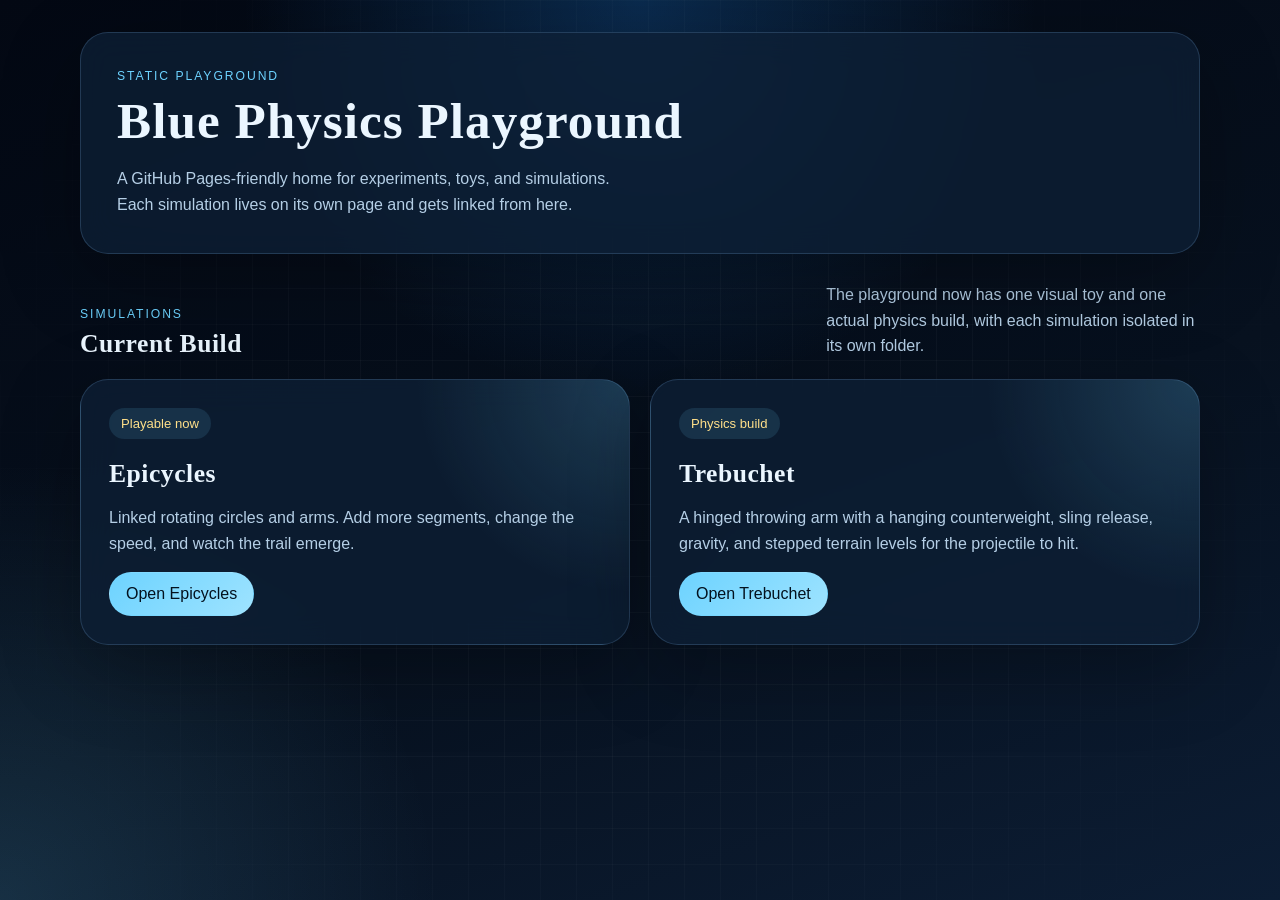
<file: index.html>
<!DOCTYPE html>
<html lang="en">
  <head>
    <meta charset="UTF-8" />
    <meta name="viewport" content="width=device-width, initial-scale=1.0" />
    <title>Blue Physics Playground</title>
    <meta
      name="description"
      content="A static physics playground for collecting small browser-based simulations."
    />
    <link rel="stylesheet" href="assets/css/site.css" />
  </head>
  <body>
    <div class="page-shell">
      <header class="hero">
        <p class="eyebrow">Static playground</p>
        <h1>Blue Physics Playground</h1>
        <p class="hero-copy">
          A GitHub Pages-friendly home for experiments, toys, and simulations.
          Each simulation lives on its own page and gets linked from here.
        </p>
      </header>

      <main>
        <section class="section-header">
          <div>
            <p class="eyebrow">Simulations</p>
            <h2>Current Build</h2>
          </div>
          <p class="section-copy">
            The playground now has one visual toy and one actual physics build,
            with each simulation isolated in its own folder.
          </p>
        </section>

        <section class="simulation-grid">
          <article class="simulation-card simulation-card-featured">
            <div class="card-badge">Playable now</div>
            <h3>Epicycles</h3>
            <p>
              Linked rotating circles and arms. Add more segments, change the
              speed, and watch the trail emerge.
            </p>
            <a class="button button-primary" href="simulations/epicycles/">
              Open Epicycles
            </a>
          </article>

          <article class="simulation-card simulation-card-featured">
            <div class="card-badge">Physics build</div>
            <h3>Trebuchet</h3>
            <p>
              A hinged throwing arm with a hanging counterweight, sling release,
              gravity, and stepped terrain levels for the projectile to hit.
            </p>
            <a class="button button-primary" href="simulations/trebuchet/">
              Open Trebuchet
            </a>
          </article>
        </section>
      </main>
    </div>

    <script src="assets/js/site.js"></script>
  </body>
</html>
</file>
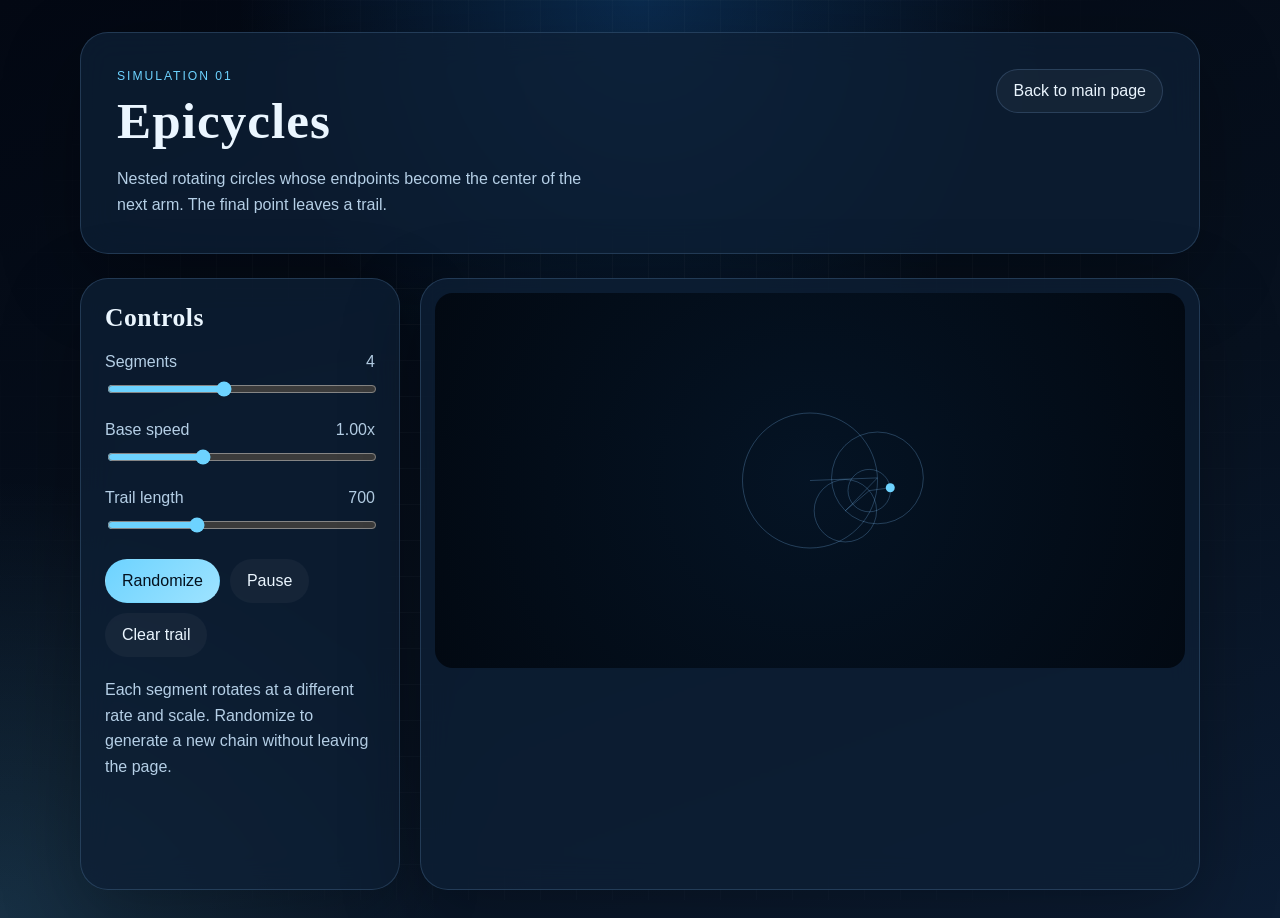
<file: simulations/epicycles/index.html>
<!DOCTYPE html>
<html lang="en">
  <head>
    <meta charset="UTF-8" />
    <meta name="viewport" content="width=device-width, initial-scale=1.0" />
    <title>Epicycles | Blue Physics Playground</title>
    <meta
      name="description"
      content="Explore a chain of rotating circles and nested arms."
    />
    <link rel="stylesheet" href="../../assets/css/site.css" />
  </head>
  <body>
    <div class="page-shell simulation-page">
      <header class="simulation-header">
        <div>
          <p class="eyebrow">Simulation 01</p>
          <h1>Epicycles</h1>
          <p class="hero-copy">
            Nested rotating circles whose endpoints become the center of the
            next arm. The final point leaves a trail.
          </p>
        </div>
        <a class="button button-ghost" href="../../index.html">Back to main page</a>
      </header>

      <main class="simulation-layout">
        <section class="control-panel">
          <h2>Controls</h2>

          <label class="control-row" for="segments">
            <span>Segments</span>
            <output id="segments-value" for="segments">4</output>
          </label>
          <input id="segments" type="range" min="1" max="8" step="1" value="4" />

          <label class="control-row" for="speed">
            <span>Base speed</span>
            <output id="speed-value" for="speed">1.00x</output>
          </label>
          <input id="speed" type="range" min="0.2" max="2.5" step="0.1" value="1" />

          <label class="control-row" for="trail">
            <span>Trail length</span>
            <output id="trail-value" for="trail">700</output>
          </label>
          <input id="trail" type="range" min="80" max="2000" step="20" value="700" />

          <div class="button-row">
            <button class="button button-primary" id="randomize" type="button">
              Randomize
            </button>
            <button class="button button-ghost" id="pause" type="button">
              Pause
            </button>
            <button class="button button-ghost" id="clear-trail" type="button">
              Clear trail
            </button>
          </div>

          <p class="panel-note">
            Each segment rotates at a different rate and scale. Randomize to
            generate a new chain without leaving the page.
          </p>
        </section>

        <section class="canvas-panel">
          <canvas
            id="epicycle-canvas"
            aria-label="Epicycle simulation canvas"
          ></canvas>
        </section>
      </main>
    </div>

    <script src="../../assets/js/site.js"></script>
    <script type="module" src="./app.js"></script>
  </body>
</html>
</file>
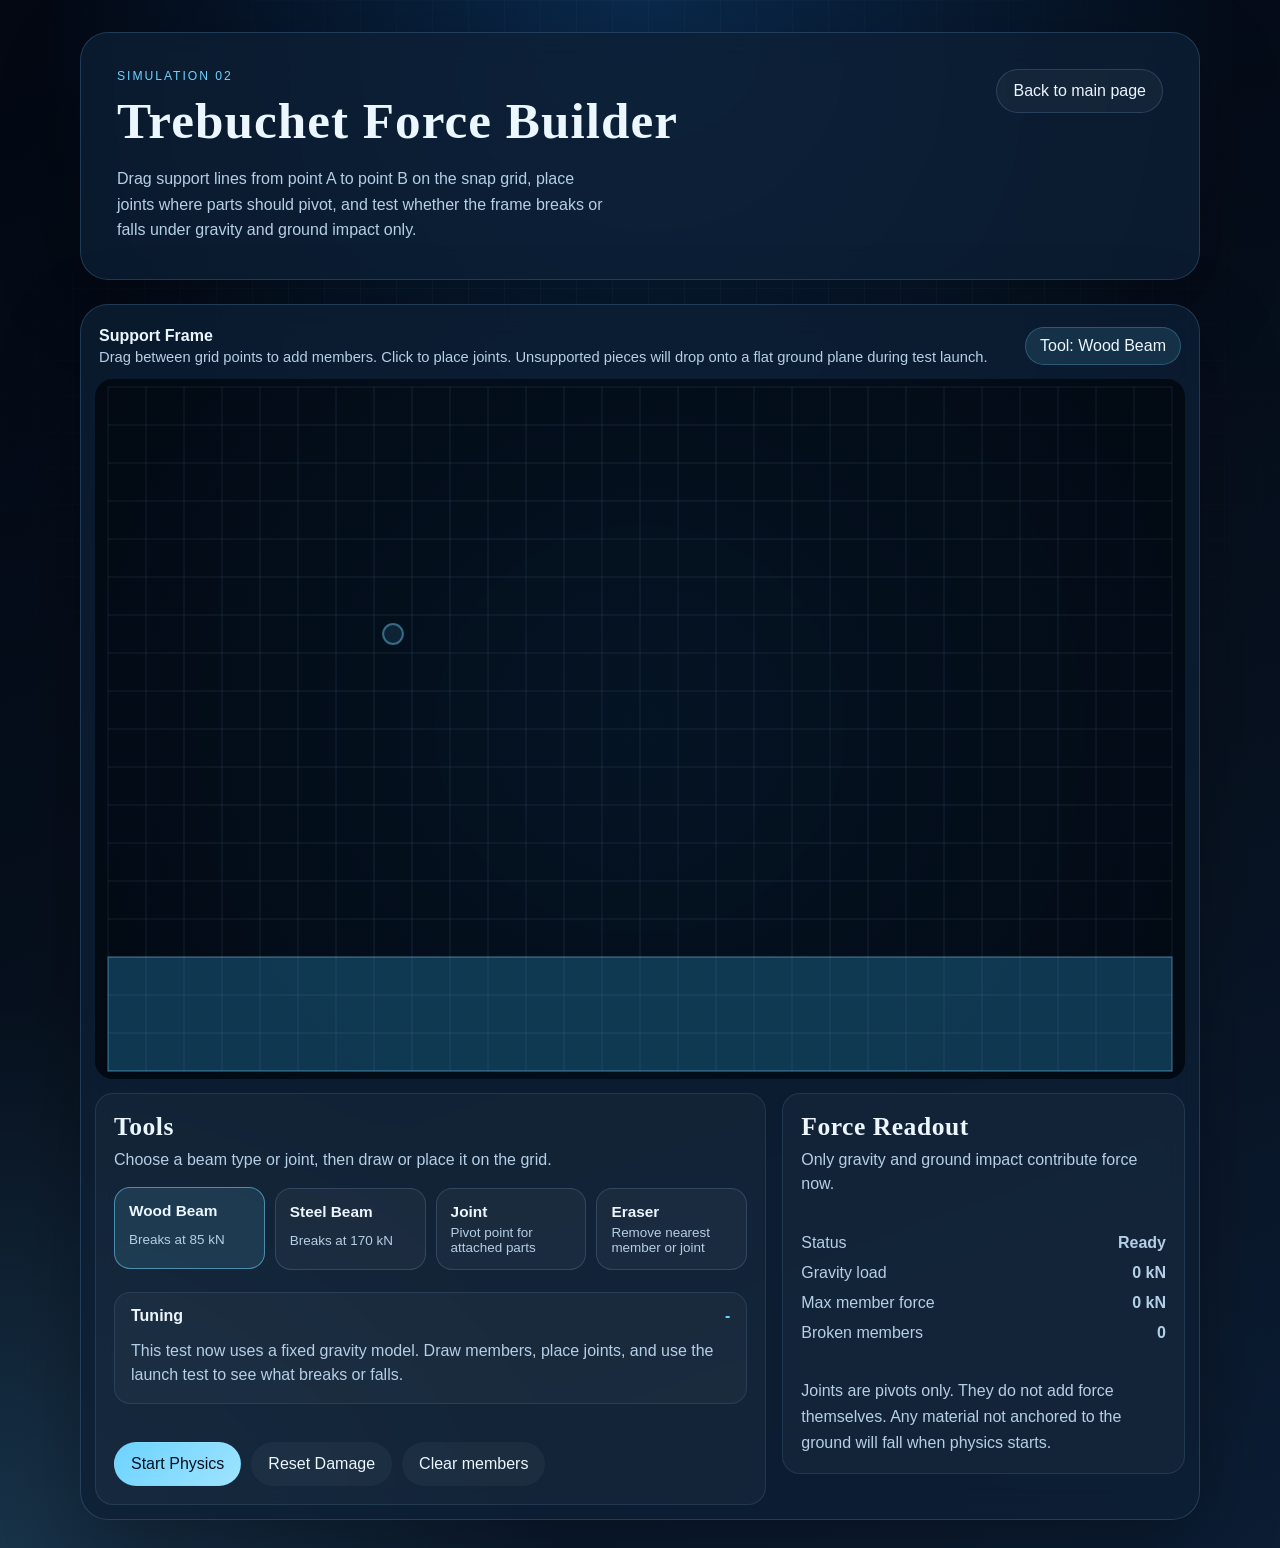
<file: simulations/trebuchet/index.html>
<!DOCTYPE html>
<html lang="en">
  <head>
    <meta charset="UTF-8" />
    <meta name="viewport" content="width=device-width, initial-scale=1.0" />
    <title>Trebuchet | Blue Physics Playground</title>
    <meta
      name="description"
      content="Draw wood and steel support members, place joints, and test whether the trebuchet frame breaks or falls under load."
    />
    <link rel="stylesheet" href="../../assets/css/site.css" />
  </head>
  <body>
    <div class="page-shell simulation-page">
      <header class="simulation-header">
        <div>
          <p class="eyebrow">Simulation 02</p>
          <h1>Trebuchet Force Builder</h1>
          <p class="hero-copy">
            Drag support lines from point A to point B on the snap grid, place
            joints where parts should pivot, and test whether the frame breaks or
            falls under gravity and ground impact only.
          </p>
        </div>
        <a class="button button-ghost" href="../../index.html">Back to main page</a>
      </header>

      <main class="trebuchet-builder">
        <section class="canvas-panel trebuchet-stage">
          <div class="stage-caption">
            <div>
              <strong>Support Frame</strong>
              <span>Drag between grid points to add members. Click to place joints. Unsupported pieces will drop onto a flat ground plane during test launch.</span>
            </div>
            <div class="stage-badge" id="selected-tool-label">Tool: Wood Beam</div>
          </div>

          <canvas
            id="trebuchet-canvas"
            aria-label="Trebuchet support builder and force simulation canvas"
          ></canvas>

          <div class="builder-controls">
            <div class="panel-block">
              <div class="panel-header">
                <h2>Tools</h2>
                <p class="panel-copy">Choose a beam type or joint, then draw or place it on the grid.</p>
              </div>

              <div class="tool-grid" id="tool-grid">
                <button class="tool-button is-active" data-tool="wood" type="button">
                  <strong>Wood Beam</strong>
                  <span>Breaks at 85 kN</span>
                </button>
                <button class="tool-button" data-tool="steel" type="button">
                  <strong>Steel Beam</strong>
                  <span>Breaks at 170 kN</span>
                </button>
                <button class="tool-button" data-tool="joint" type="button">
                  <strong>Joint</strong>
                  <span>Pivot point for attached parts</span>
                </button>
                <button class="tool-button" data-tool="erase" type="button">
                  <strong>Eraser</strong>
                  <span>Remove nearest member or joint</span>
                </button>
              </div>

              <details class="tuning-panel" open>
                <summary>Tuning</summary>
                <div class="tuning-content">
                  <p class="panel-copy">
                    This test now uses a fixed gravity model. Draw members,
                    place joints, and use the launch test to see what breaks or
                    falls.
                  </p>
                </div>
              </details>

              <div class="button-row">
                <button class="button button-primary" id="launch" type="button">
                  Start Physics
                </button>
                <button class="button button-ghost" id="reset" type="button">
                  Reset Damage
                </button>
                <button class="button button-ghost" id="clear-layout" type="button">
                  Clear members
                </button>
              </div>
            </div>

            <div class="panel-block">
              <div class="panel-header">
                <h2>Force Readout</h2>
                <p class="panel-copy">Only gravity and ground impact contribute force now.</p>
              </div>

              <div class="stat-list" aria-live="polite">
                <div class="stat-row">
                  <span>Status</span>
                  <strong id="status-label">Ready</strong>
                </div>
                <div class="stat-row">
                  <span>Gravity load</span>
                  <strong id="applied-load-value">0 kN</strong>
                </div>
                <div class="stat-row">
                  <span>Max member force</span>
                  <strong id="max-force-value">0 kN</strong>
                </div>
                <div class="stat-row">
                  <span>Broken members</span>
                  <strong id="broken-count-value">0</strong>
                </div>
              </div>

              <p class="panel-note">
                Joints are pivots only. They do not add force themselves. Any
                material not anchored to the ground will fall when physics starts.
              </p>
            </div>
          </div>
        </section>
      </main>
    </div>

    <script src="../../assets/js/site.js"></script>
    <script type="module" src="./app.js"></script>
  </body>
</html>
</file>
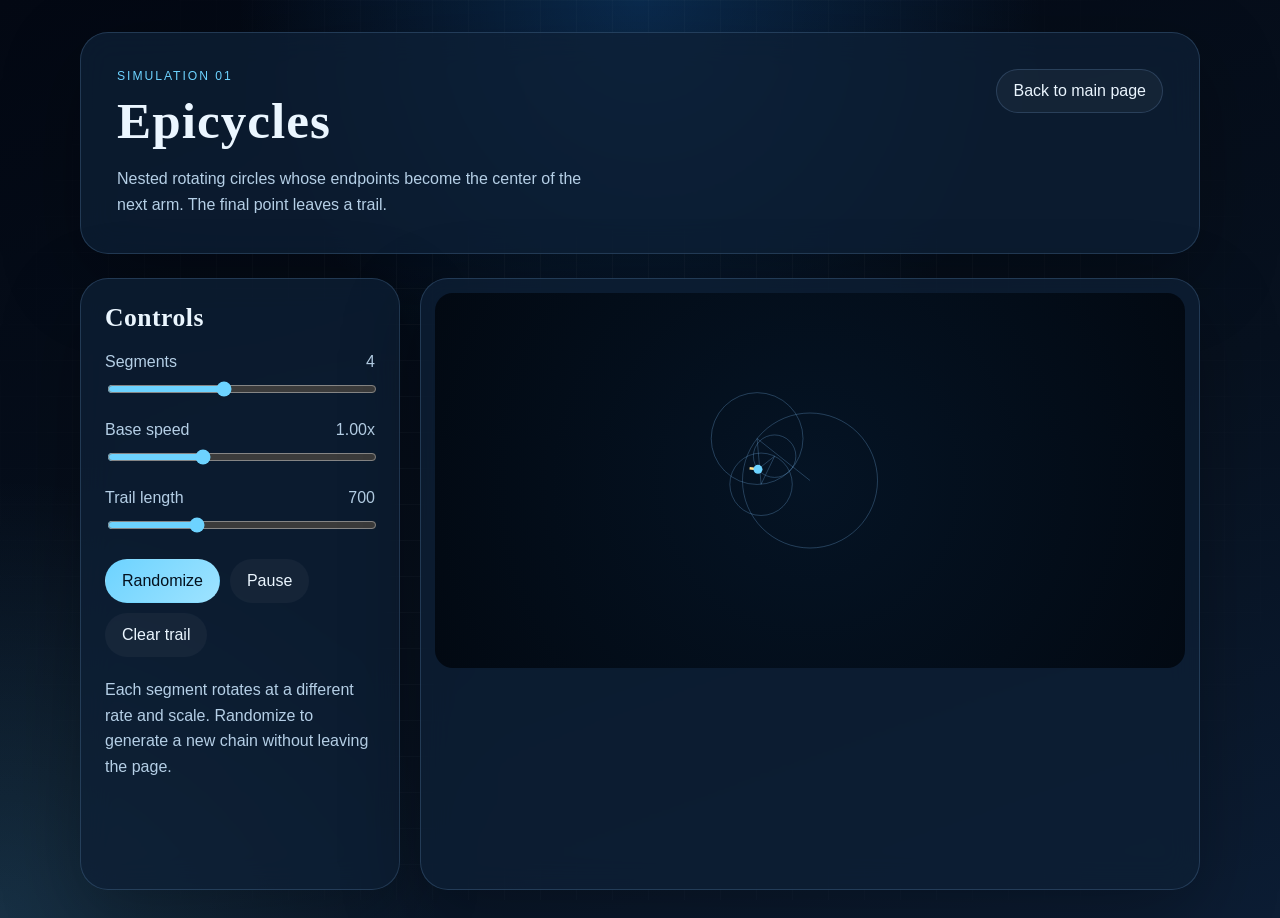
<file: simulations/epicycles.html>
<!DOCTYPE html>
<html lang="en">
  <head>
    <meta charset="UTF-8" />
    <meta name="viewport" content="width=device-width, initial-scale=1.0" />
    <title>Epicycles | Blue Physics Playground</title>
    <meta
      name="description"
      content="Explore a chain of rotating circles and nested arms."
    />
    <link rel="stylesheet" href="../assets/css/site.css" />
  </head>
  <body>
    <div class="page-shell simulation-page">
      <header class="simulation-header">
        <div>
          <p class="eyebrow">Simulation 01</p>
          <h1>Epicycles</h1>
          <p class="hero-copy">
            Nested rotating circles whose endpoints become the center of the
            next arm. The final point leaves a trail.
          </p>
        </div>
        <a class="button button-ghost" href="../index.html">Back to main page</a>
      </header>

      <main class="simulation-layout">
        <section class="control-panel">
          <h2>Controls</h2>

          <label class="control-row" for="segments">
            <span>Segments</span>
            <output id="segments-value" for="segments">4</output>
          </label>
          <input id="segments" type="range" min="1" max="8" step="1" value="4" />

          <label class="control-row" for="speed">
            <span>Base speed</span>
            <output id="speed-value" for="speed">1.00x</output>
          </label>
          <input id="speed" type="range" min="0.2" max="2.5" step="0.1" value="1" />

          <label class="control-row" for="trail">
            <span>Trail length</span>
            <output id="trail-value" for="trail">700</output>
          </label>
          <input id="trail" type="range" min="80" max="2000" step="20" value="700" />

          <div class="button-row">
            <button class="button button-primary" id="randomize" type="button">
              Randomize
            </button>
            <button class="button button-ghost" id="pause" type="button">
              Pause
            </button>
            <button class="button button-ghost" id="clear-trail" type="button">
              Clear trail
            </button>
          </div>

          <p class="panel-note">
            Each segment rotates at a different rate and scale. Randomize to
            generate a new chain without leaving the page.
          </p>
        </section>

        <section class="canvas-panel">
          <canvas
            id="epicycle-canvas"
            aria-label="Epicycle simulation canvas"
          ></canvas>
        </section>
      </main>
    </div>

    <script src="../assets/js/site.js"></script>
    <script type="module" src="../assets/js/simulations/epicycles.js"></script>
  </body>
</html>
</file>
<file: assets/css/site.css>
:root {
  --bg: #07111f;
  --bg-elevated: rgba(13, 31, 53, 0.78);
  --bg-soft: rgba(20, 52, 86, 0.42);
  --border: rgba(142, 201, 255, 0.18);
  --text: #ebf6ff;
  --text-soft: #b5cfe6;
  --accent: #6dd3ff;
  --accent-strong: #1e90ff;
  --accent-warm: #ffe08a;
  --shadow: 0 24px 80px rgba(0, 0, 0, 0.28);
  --radius-lg: 28px;
  --radius-md: 18px;
}

* {
  box-sizing: border-box;
}

html,
body {
  margin: 0;
  min-height: 100%;
}

body {
  font-family: "Avenir Next", "Segoe UI", sans-serif;
  color: var(--text);
  background:
    radial-gradient(circle at top, rgba(30, 144, 255, 0.24), transparent 36%),
    radial-gradient(circle at bottom left, rgba(109, 211, 255, 0.15), transparent 28%),
    linear-gradient(160deg, #030813 0%, #07111f 58%, #0c1d34 100%);
}

body::before {
  content: "";
  position: fixed;
  inset: 0;
  pointer-events: none;
  background-image:
    linear-gradient(rgba(255, 255, 255, 0.03) 1px, transparent 1px),
    linear-gradient(90deg, rgba(255, 255, 255, 0.03) 1px, transparent 1px);
  background-size: 36px 36px;
  mask-image: radial-gradient(circle at center, black 40%, transparent 92%);
}

a {
  color: inherit;
  text-decoration: none;
}

button,
input,
output {
  font: inherit;
}

.page-shell {
  width: min(1120px, calc(100vw - 32px));
  margin: 0 auto;
  padding: 32px 0 48px;
}

.hero,
.simulation-header,
.simulation-card,
.control-panel,
.canvas-panel {
  backdrop-filter: blur(16px);
  background: var(--bg-elevated);
  border: 1px solid var(--border);
  box-shadow: var(--shadow);
}

.hero,
.simulation-header {
  padding: 36px;
  border-radius: var(--radius-lg);
}

.hero {
  margin-bottom: 28px;
}

.eyebrow {
  margin: 0 0 8px;
  color: var(--accent);
  text-transform: uppercase;
  letter-spacing: 0.16em;
  font-size: 0.76rem;
}

h1,
h2,
h3 {
  margin: 0;
  font-family: Georgia, "Times New Roman", serif;
  letter-spacing: 0.02em;
}

h1 {
  font-size: clamp(2.4rem, 4vw, 4.4rem);
}

h2 {
  font-size: clamp(1.5rem, 2vw, 2.2rem);
}

h3 {
  font-size: 1.6rem;
}

.hero-copy,
.section-copy,
.simulation-card p,
.panel-note {
  color: var(--text-soft);
  line-height: 1.6;
}

.hero-copy {
  max-width: 56ch;
  margin: 16px 0 0;
}

.section-header {
  display: flex;
  justify-content: space-between;
  gap: 20px;
  align-items: end;
  margin-bottom: 20px;
}

.section-copy {
  max-width: 42ch;
  margin: 0;
}

.simulation-grid {
  display: grid;
  gap: 20px;
  grid-template-columns: repeat(auto-fit, minmax(260px, 1fr));
}

.simulation-card {
  border-radius: var(--radius-lg);
  padding: 28px;
}

.simulation-card-featured {
  background:
    radial-gradient(circle at top right, rgba(109, 211, 255, 0.18), transparent 35%),
    var(--bg-elevated);
}

.simulation-card-muted {
  background: var(--bg-soft);
}

.card-badge {
  display: inline-flex;
  padding: 8px 12px;
  border-radius: 999px;
  background: rgba(109, 211, 255, 0.12);
  color: var(--accent-warm);
  font-size: 0.82rem;
  margin-bottom: 20px;
}

.button,
button.button {
  display: inline-flex;
  align-items: center;
  justify-content: center;
  min-height: 44px;
  padding: 10px 16px;
  border-radius: 999px;
  border: 1px solid transparent;
  cursor: pointer;
  transition:
    transform 140ms ease,
    border-color 140ms ease,
    background-color 140ms ease;
}

.button:hover,
button.button:hover {
  transform: translateY(-1px);
}

.button-primary {
  color: #03111e;
  background: linear-gradient(135deg, var(--accent) 0%, #9ee3ff 100%);
}

.button-ghost {
  color: var(--text);
  background: rgba(255, 255, 255, 0.04);
  border-color: var(--border);
}

.button-ghost[aria-disabled="true"] {
  opacity: 0.5;
  cursor: default;
}

.simulation-page {
  padding-bottom: 28px;
}

.simulation-header {
  display: flex;
  justify-content: space-between;
  align-items: start;
  gap: 16px;
  margin-bottom: 24px;
}

.simulation-layout {
  display: grid;
  gap: 20px;
  grid-template-columns: minmax(260px, 320px) 1fr;
}

.control-panel,
.canvas-panel {
  border-radius: var(--radius-lg);
}

.control-panel {
  padding: 24px;
}

.trebuchet-builder {
  display: grid;
  gap: 20px;
}

.panel-block {
  display: grid;
  gap: 16px;
  padding: 18px;
  border-radius: var(--radius-md);
  background: rgba(255, 255, 255, 0.03);
  border: 1px solid rgba(142, 201, 255, 0.12);
}

.panel-header {
  display: grid;
  gap: 6px;
}

.panel-copy {
  margin: 0;
  color: var(--text-soft);
  line-height: 1.5;
}

.control-row {
  display: flex;
  justify-content: space-between;
  align-items: center;
  margin-top: 20px;
  margin-bottom: 8px;
  color: var(--text-soft);
}

input[type="range"] {
  width: 100%;
  accent-color: var(--accent);
}

.button-row {
  display: flex;
  flex-wrap: wrap;
  gap: 10px;
  margin-top: 22px;
}

.tool-grid {
  display: grid;
  gap: 10px;
  grid-template-columns: repeat(auto-fit, minmax(150px, 1fr));
}

.tool-button {
  display: grid;
  gap: 4px;
  padding: 14px;
  text-align: left;
  color: var(--text);
  background: rgba(255, 255, 255, 0.04);
  border: 1px solid var(--border);
  border-radius: 16px;
  cursor: pointer;
  transition:
    transform 140ms ease,
    border-color 140ms ease,
    background-color 140ms ease;
}

.tool-button strong {
  font-size: 0.96rem;
}

.tool-button span {
  color: var(--text-soft);
  font-size: 0.84rem;
}

.tool-button:hover,
.tool-button.is-active {
  transform: translateY(-1px);
  border-color: rgba(109, 211, 255, 0.55);
  background: rgba(109, 211, 255, 0.12);
}

.panel-note {
  margin: 20px 0 0;
}

.canvas-panel {
  min-height: 68vh;
  padding: 14px;
}

.trebuchet-stage {
  display: grid;
  gap: 14px;
  min-height: 0;
}

.stage-caption {
  display: flex;
  justify-content: space-between;
  gap: 16px;
  align-items: center;
  padding: 8px 4px 0;
  color: var(--text-soft);
}

.stage-caption strong,
.stage-badge {
  color: var(--text);
}

.stage-caption span {
  display: block;
  margin-top: 4px;
  font-size: 0.92rem;
}

.stage-badge {
  display: inline-flex;
  align-items: center;
  min-height: 38px;
  padding: 8px 14px;
  border-radius: 999px;
  background: rgba(109, 211, 255, 0.12);
  border: 1px solid rgba(109, 211, 255, 0.25);
  white-space: nowrap;
}

#epicycle-canvas,
#trebuchet-canvas {
  width: 100%;
  height: auto;
  display: block;
  border-radius: calc(var(--radius-lg) - 10px);
  background:
    radial-gradient(circle at center, rgba(6, 28, 49, 0.58), rgba(2, 9, 18, 0.92)),
    #030813;
}

#trebuchet-canvas {
  aspect-ratio: 28 / 18;
}

.builder-controls {
  display: grid;
  gap: 16px;
  grid-template-columns: minmax(0, 1.5fr) minmax(260px, 0.9fr);
  align-items: start;
}

.tuning-panel {
  margin-top: 6px;
  border: 1px solid rgba(142, 201, 255, 0.12);
  border-radius: 16px;
  background: rgba(255, 255, 255, 0.03);
}

.tuning-panel summary {
  list-style: none;
  cursor: pointer;
  padding: 14px 16px;
  font-weight: 600;
}

.tuning-panel summary::-webkit-details-marker {
  display: none;
}

.tuning-panel summary::after {
  content: "+";
  float: right;
  color: var(--accent);
}

.tuning-panel[open] summary::after {
  content: "-";
}

.tuning-content {
  display: grid;
  gap: 0;
  padding: 0 16px 16px;
}

.stat-list {
  display: grid;
  gap: 12px;
  margin-top: 22px;
}

.stat-row {
  display: flex;
  justify-content: space-between;
  gap: 12px;
  color: var(--text-soft);
}

@media (max-width: 900px) {
  .section-header,
  .simulation-header,
  .simulation-layout {
    grid-template-columns: 1fr;
    display: grid;
  }

  .simulation-header {
    align-items: start;
  }

  .canvas-panel {
    min-height: 54vh;
  }

  .stage-caption {
    display: grid;
  }

  .builder-controls {
    grid-template-columns: 1fr;
  }
}

@media (max-width: 640px) {
  .page-shell {
    width: min(100vw - 20px, 1120px);
    padding-top: 20px;
  }

  .hero,
  .simulation-header,
  .simulation-card,
  .control-panel,
  .canvas-panel {
    padding-left: 20px;
    padding-right: 20px;
  }

  .canvas-panel {
    padding: 10px;
  }

  .tool-grid {
    grid-template-columns: 1fr;
  }
}
</file>
